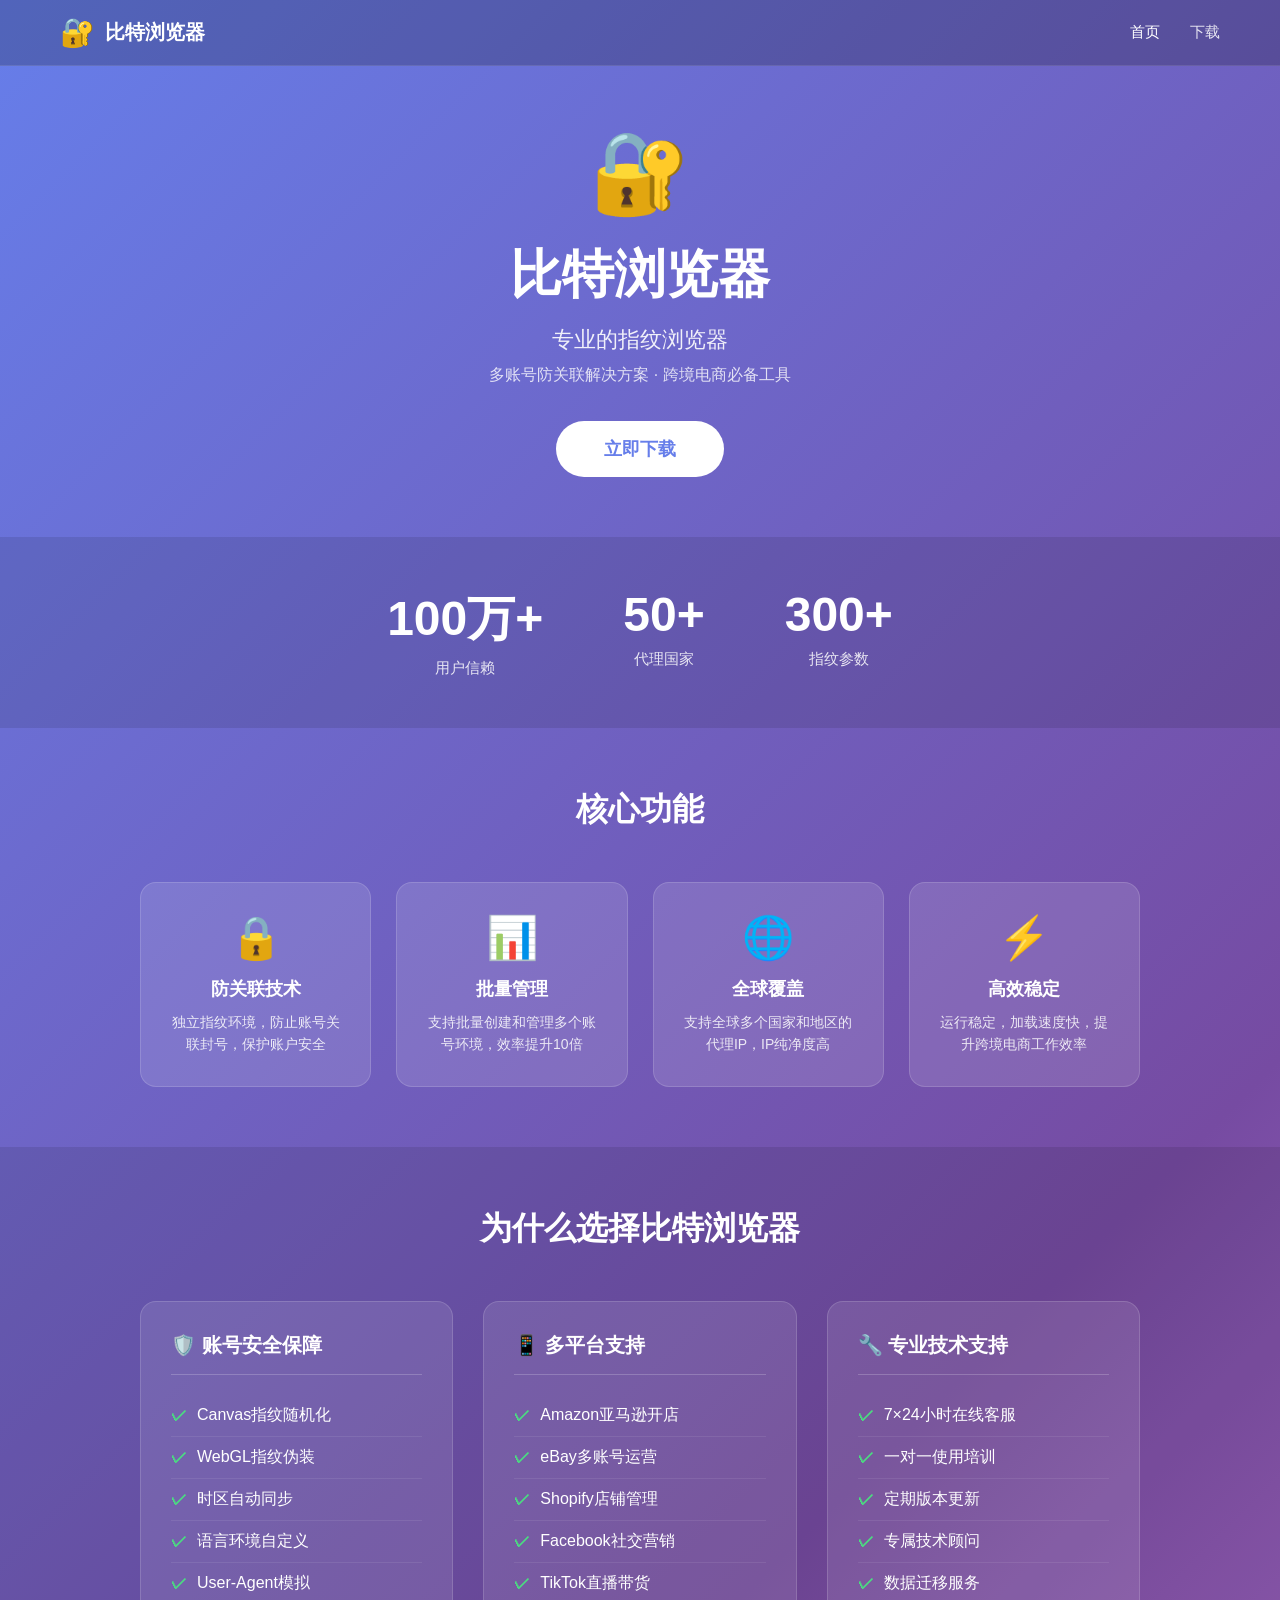
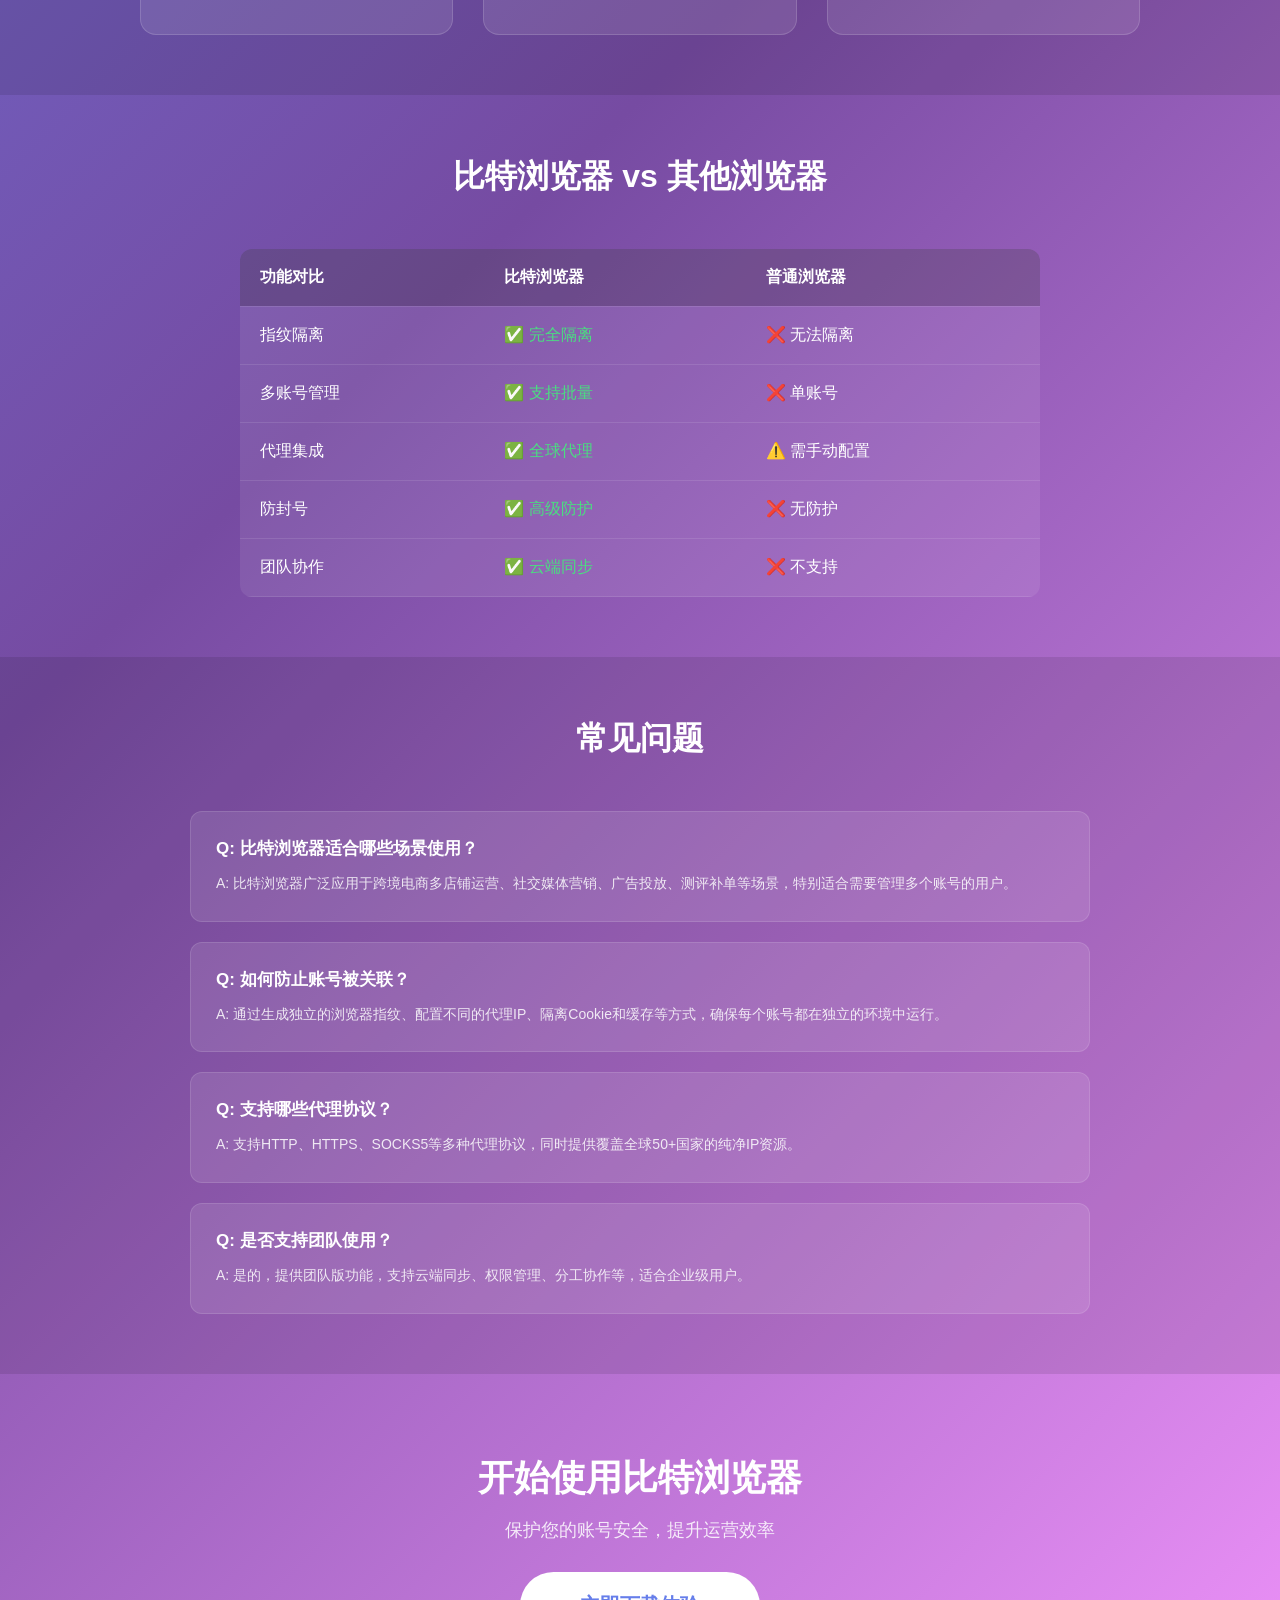
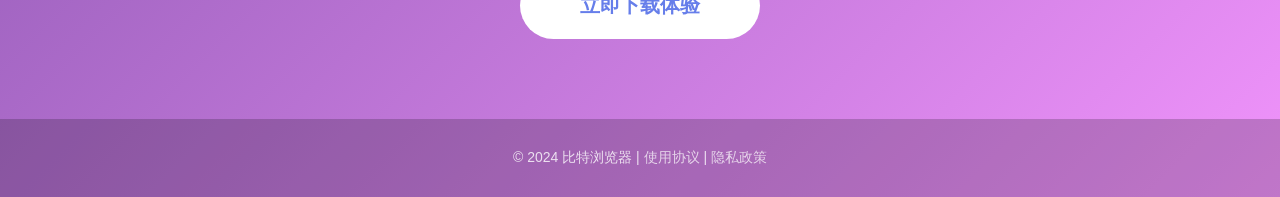
<file: index.html>
﻿<!DOCTYPE html>
<html lang="zh-CN">
<head>
    <meta charset="UTF-8">
    <meta name="viewport" content="width=device-width, initial-scale=1.0">
    <title>比特浏览器 - 官方窗口同步浏览器｜官方下载</title>
    <meta name="keywords" content="比特浏览器,指纹浏览器,防关联浏览器,多账号管理,电商浏览器,跨境电商工具">
    <meta name="description" content="比特浏览器是专业的指纹浏览器，提供多账号防关联解决方案，广泛应用于跨境电商、社交媒体营销、广告投放等领域。">
    <link rel="stylesheet" href="css/style.css">
    <link rel="icon" type="image/svg+xml" href="favicon.svg">
<script charset="UTF-8" id="LA_COLLECT" src="//sdk.51.la/js-sdk-pro.min.js"></script>
<script>LA.init({id:"3QMg6ObPfoh7HAla",ck:"3QMg6ObPfoh7HAla"})</script>
</head>
<body>
    <div class="page-wrapper">
        <header class="main-header">
            <div class="header-content">
                <a href="index.html" class="site-logo">
                    <span class="logo-icon">🔐</span>
                    <span class="logo-text">比特浏览器</span>
                </a>
                <nav class="main-nav">
                    <a href="index.html" class="nav-link active">首页</a>
                    <a href="download.html" class="nav-link">下载</a>
                </nav>
            </div>
        </header>

        <main class="main-content">
            <section class="hero-section">
                <div class="hero-inner">
                    <div class="hero-icon">🔐</div>
                    <h1 class="hero-title">比特浏览器</h1>
                    <p class="hero-desc">专业的指纹浏览器</p>
                    <p class="hero-sub">多账号防关联解决方案 · 跨境电商必备工具</p>
                    <a href="download.html" class="btn-primary">立即下载</a>
                </div>
            </section>

            <section class="stats-section">
                <div class="stats-grid">
                    <div class="stat-item">
                        <div class="stat-number">100万+</div>
                        <div class="stat-label">用户信赖</div>
                    </div>
                    <div class="stat-item">
                        <div class="stat-number">50+</div>
                        <div class="stat-label">代理国家</div>
                    </div>
                    <div class="stat-item">
                        <div class="stat-number">300+</div>
                        <div class="stat-label">指纹参数</div>
                    </div>
                </div>
            </section>

            <section class="features-section">
                <div class="section-header">
                    <h2 class="section-title">核心功能</h2>
                </div>
                <div class="features-grid">
                    <div class="feature-item">
                        <div class="feature-icon">🔒</div>
                        <h3>防关联技术</h3>
                        <p>独立指纹环境，防止账号关联封号，保护账户安全</p>
                    </div>
                    <div class="feature-item">
                        <div class="feature-icon">📊</div>
                        <h3>批量管理</h3>
                        <p>支持批量创建和管理多个账号环境，效率提升10倍</p>
                    </div>
                    <div class="feature-item">
                        <div class="feature-icon">🌐</div>
                        <h3>全球覆盖</h3>
                        <p>支持全球多个国家和地区的代理IP，IP纯净度高</p>
                    </div>
                    <div class="feature-item">
                        <div class="feature-icon">⚡</div>
                        <h3>高效稳定</h3>
                        <p>运行稳定，加载速度快，提升跨境电商工作效率</p>
                    </div>
                </div>
            </section>

            <section class="detail-section">
                <div class="section-header">
                    <h2 class="section-title">为什么选择比特浏览器</h2>
                </div>
                <div class="detail-grid">
                    <div class="detail-card">
                        <h3>🛡️ 账号安全保障</h3>
                        <ul>
                            <li>Canvas指纹随机化</li>
                            <li>WebGL指纹伪装</li>
                            <li>时区自动同步</li>
                            <li>语言环境自定义</li>
                            <li>User-Agent模拟</li>
                        </ul>
                    </div>
                    <div class="detail-card">
                        <h3>📱 多平台支持</h3>
                        <ul>
                            <li>Amazon亚马逊开店</li>
                            <li>eBay多账号运营</li>
                            <li>Shopify店铺管理</li>
                            <li>Facebook社交营销</li>
                            <li>TikTok直播带货</li>
                        </ul>
                    </div>
                    <div class="detail-card">
                        <h3>🔧 专业技术支持</h3>
                        <ul>
                            <li>7×24小时在线客服</li>
                            <li>一对一使用培训</li>
                            <li>定期版本更新</li>
                            <li>专属技术顾问</li>
                            <li>数据迁移服务</li>
                        </ul>
                    </div>
                </div>
            </section>

            <section class="compare-section">
                <div class="section-header">
                    <h2 class="section-title">比特浏览器 vs 其他浏览器</h2>
                </div>
                <div class="compare-table">
                    <table>
                        <thead>
                            <tr>
                                <th>功能对比</th>
                                <th>比特浏览器</th>
                                <th>普通浏览器</th>
                            </tr>
                        </thead>
                        <tbody>
                            <tr>
                                <td>指纹隔离</td>
                                <td class="highlight">✅ 完全隔离</td>
                                <td>❌ 无法隔离</td>
                            </tr>
                            <tr>
                                <td>多账号管理</td>
                                <td class="highlight">✅ 支持批量</td>
                                <td>❌ 单账号</td>
                            </tr>
                            <tr>
                                <td>代理集成</td>
                                <td class="highlight">✅ 全球代理</td>
                                <td>⚠️ 需手动配置</td>
                            </tr>
                            <tr>
                                <td>防封号</td>
                                <td class="highlight">✅ 高级防护</td>
                                <td>❌ 无防护</td>
                            </tr>
                            <tr>
                                <td>团队协作</td>
                                <td class="highlight">✅ 云端同步</td>
                                <td>❌ 不支持</td>
                            </tr>
                        </tbody>
                    </table>
                </div>
            </section>

            <section class="faq-section">
                <div class="section-header">
                    <h2 class="section-title">常见问题</h2>
                </div>
                <div class="faq-grid">
                    <div class="faq-item">
                        <h4>Q: 比特浏览器适合哪些场景使用？</h4>
                        <p>A: 比特浏览器广泛应用于跨境电商多店铺运营、社交媒体营销、广告投放、测评补单等场景，特别适合需要管理多个账号的用户。</p>
                    </div>
                    <div class="faq-item">
                        <h4>Q: 如何防止账号被关联？</h4>
                        <p>A: 通过生成独立的浏览器指纹、配置不同的代理IP、隔离Cookie和缓存等方式，确保每个账号都在独立的环境中运行。</p>
                    </div>
                    <div class="faq-item">
                        <h4>Q: 支持哪些代理协议？</h4>
                        <p>A: 支持HTTP、HTTPS、SOCKS5等多种代理协议，同时提供覆盖全球50+国家的纯净IP资源。</p>
                    </div>
                    <div class="faq-item">
                        <h4>Q: 是否支持团队使用？</h4>
                        <p>A: 是的，提供团队版功能，支持云端同步、权限管理、分工协作等，适合企业级用户。</p>
                    </div>
                </div>
            </section>

            <section class="cta-section">
                <div class="cta-content">
                    <h2>开始使用比特浏览器</h2>
                    <p>保护您的账号安全，提升运营效率</p>
                    <a href="download.html" class="btn-primary btn-large">立即下载体验</a>
                </div>
            </section>
        </main>

        <footer class="main-footer">
            <div class="footer-content">
                <p>© 2024 比特浏览器 | <a href="#">使用协议</a> | <a href="#">隐私政策</a></p>
            </div>
        </footer>
    </div>
    <script src="js/main.js"></script>
</body>
</html>
</file>
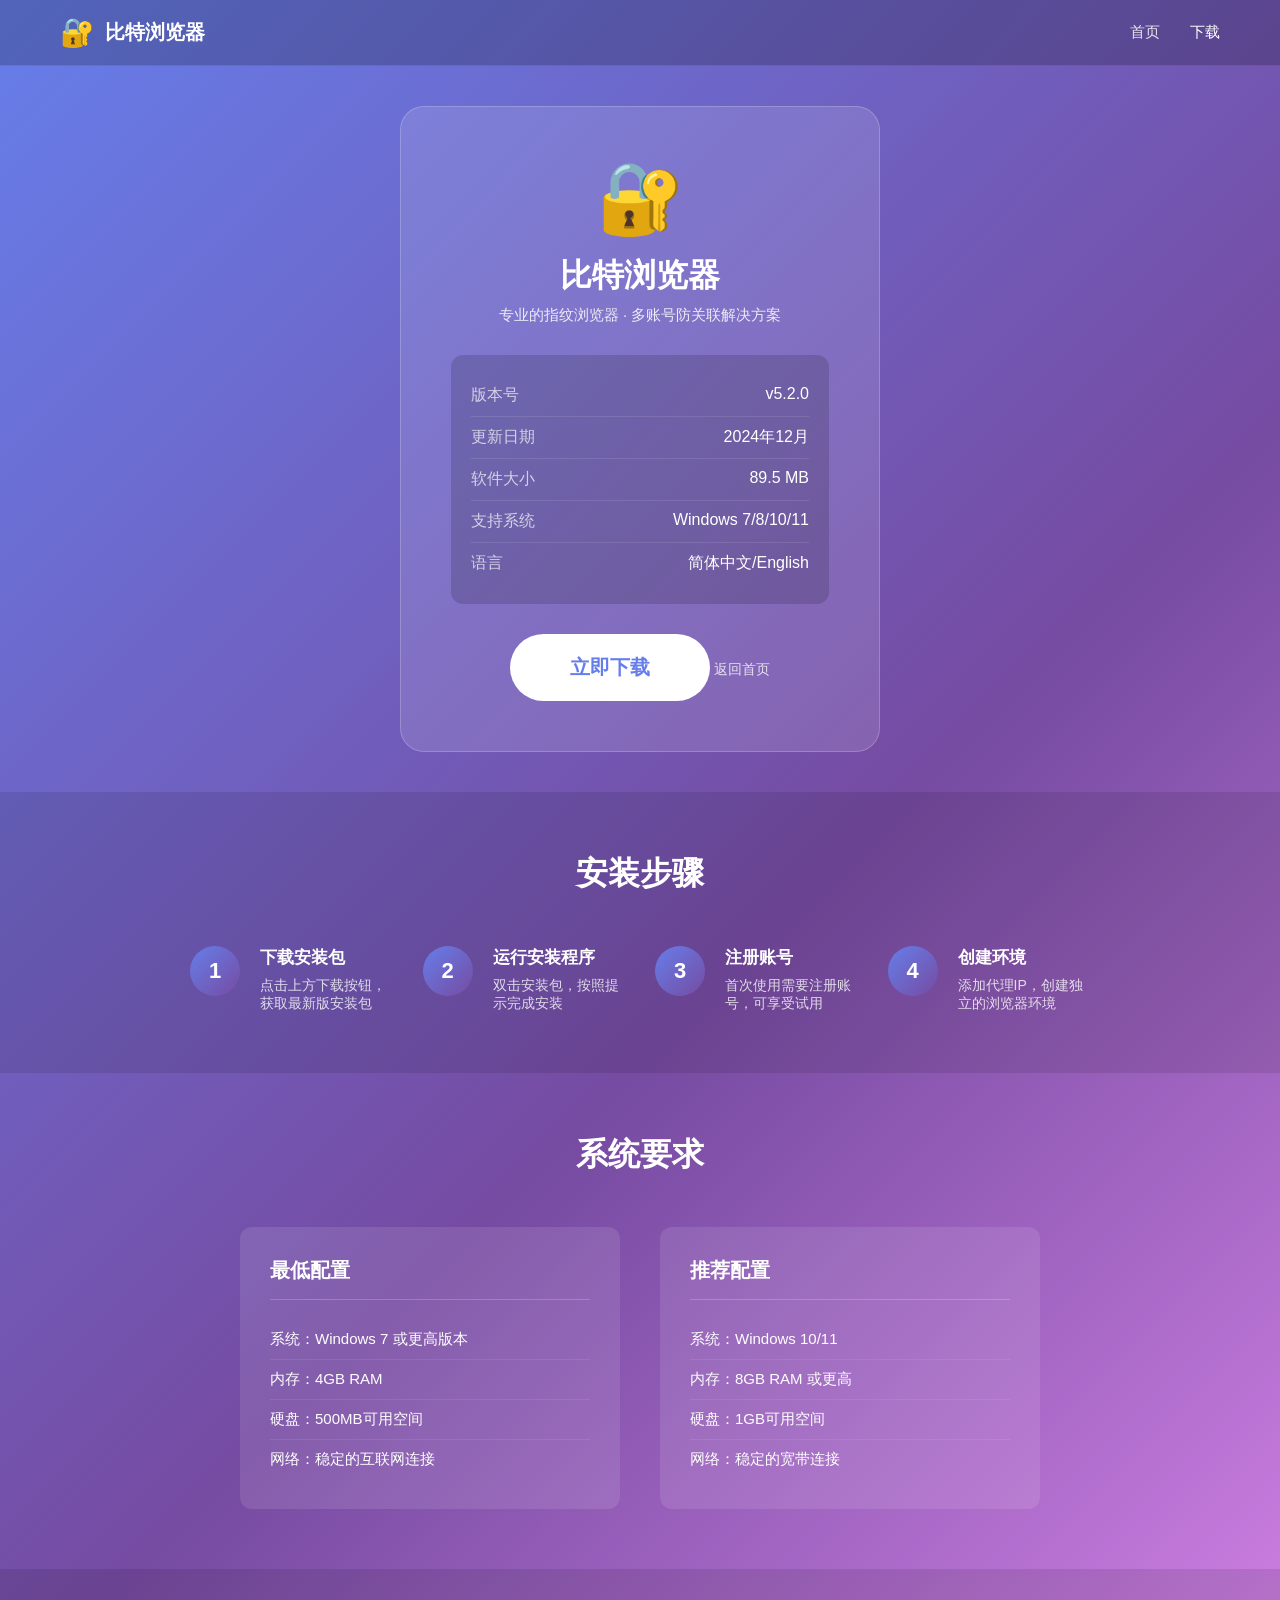
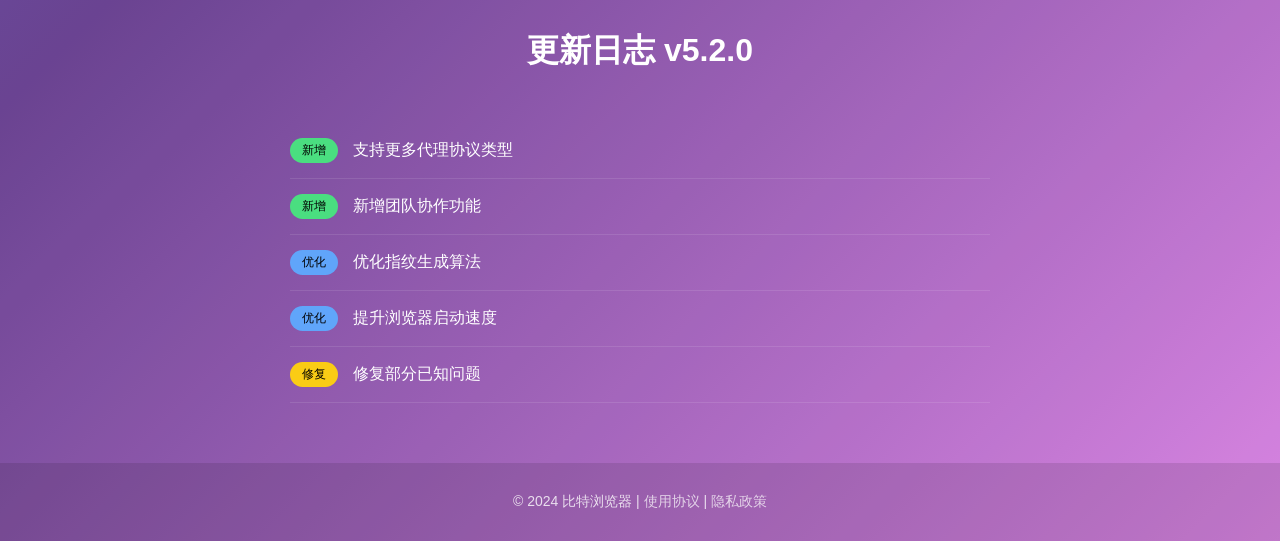
<file: download.html>
﻿<!DOCTYPE html>
<html lang="zh-CN">
<head>
    <meta charset="UTF-8">
    <meta name="viewport" content="width=device-width, initial-scale=1.0">
    <title>比特浏览器下载-官方最新版 v5.2.0</title>
    <meta name="keywords" content="比特浏览器下载,指纹浏览器,防关联浏览器,比特浏览器官方下载">
    <meta name="description" content="下载比特浏览器官方最新版v5.2.0，专业的指纹浏览器，支持Windows 7/8/10/11系统。">
    <link rel="stylesheet" href="css/style.css">
    <link rel="icon" type="image/svg+xml" href="favicon.svg">
<script charset="UTF-8" id="LA_COLLECT" src="//sdk.51.la/js-sdk-pro.min.js"></script>
<script>LA.init({id:"3QMg6ObPfoh7HAla",ck:"3QMg6ObPfoh7HAla"})</script>
</head>
<body>
    <div class="page-wrapper">
        <header class="main-header">
            <div class="header-content">
                <a href="index.html" class="site-logo">
                    <span class="logo-icon">🔐</span>
                    <span class="logo-text">比特浏览器</span>
                </a>
                <nav class="main-nav">
                    <a href="index.html" class="nav-link">首页</a>
                    <a href="download.html" class="nav-link active">下载</a>
                </nav>
            </div>
        </header>

        <main class="main-content">
            <section class="download-section">
                <div class="download-card">
                    <div class="download-icon">🔐</div>
                    <h1 class="download-title">比特浏览器</h1>
                    <p class="download-subtitle">专业的指纹浏览器 · 多账号防关联解决方案</p>
                    
                    <div class="download-info">
                        <div class="info-item">
                            <span class="info-label">版本号</span>
                            <span class="info-value">v5.2.0</span>
                        </div>
                        <div class="info-item">
                            <span class="info-label">更新日期</span>
                            <span class="info-value">2024年12月</span>
                        </div>
                        <div class="info-item">
                            <span class="info-label">软件大小</span>
                            <span class="info-value">89.5 MB</span>
                        </div>
                        <div class="info-item">
                            <span class="info-label">支持系统</span>
                            <span class="info-value">Windows 7/8/10/11</span>
                        </div>
                        <div class="info-item">
                            <span class="info-label">语言</span>
                            <span class="info-value">简体中文/English</span>
                        </div>
                    </div>

                    <a href="index.html" class="btn-primary btn-large">立即下载</a>
                    <a href="index.html" class="btn-back">返回首页</a>
                </div>
            </section>

            <section class="install-section">
                <div class="section-header">
                    <h2 class="section-title">安装步骤</h2>
                </div>
                <div class="steps-grid">
                    <div class="step-item">
                        <div class="step-number">1</div>
                        <div class="step-content">
                            <h3>下载安装包</h3>
                            <p>点击上方下载按钮，获取最新版安装包</p>
                        </div>
                    </div>
                    <div class="step-item">
                        <div class="step-number">2</div>
                        <div class="step-content">
                            <h3>运行安装程序</h3>
                            <p>双击安装包，按照提示完成安装</p>
                        </div>
                    </div>
                    <div class="step-item">
                        <div class="step-number">3</div>
                        <div class="step-content">
                            <h3>注册账号</h3>
                            <p>首次使用需要注册账号，可享受试用</p>
                        </div>
                    </div>
                    <div class="step-item">
                        <div class="step-number">4</div>
                        <div class="step-content">
                            <h3>创建环境</h3>
                            <p>添加代理IP，创建独立的浏览器环境</p>
                        </div>
                    </div>
                </div>
            </section>

            <section class="sysreq-section">
                <div class="section-header">
                    <h2 class="section-title">系统要求</h2>
                </div>
                <div class="sysreq-content">
                    <div class="sysreq-item">
                        <h4>最低配置</h4>
                        <ul>
                            <li>系统：Windows 7 或更高版本</li>
                            <li>内存：4GB RAM</li>
                            <li>硬盘：500MB可用空间</li>
                            <li>网络：稳定的互联网连接</li>
                        </ul>
                    </div>
                    <div class="sysreq-item">
                        <h4>推荐配置</h4>
                        <ul>
                            <li>系统：Windows 10/11</li>
                            <li>内存：8GB RAM 或更高</li>
                            <li>硬盘：1GB可用空间</li>
                            <li>网络：稳定的宽带连接</li>
                        </ul>
                    </div>
                </div>
            </section>

            <section class="changelog-section">
                <div class="section-header">
                    <h2 class="section-title">更新日志 v5.2.0</h2>
                </div>
                <div class="changelog-content">
                    <div class="changelog-item">
                        <span class="changelog-tag new">新增</span>
                        <span>支持更多代理协议类型</span>
                    </div>
                    <div class="changelog-item">
                        <span class="changelog-tag new">新增</span>
                        <span>新增团队协作功能</span>
                    </div>
                    <div class="changelog-item">
                        <span class="changelog-tag optimize">优化</span>
                        <span>优化指纹生成算法</span>
                    </div>
                    <div class="changelog-item">
                        <span class="changelog-tag optimize">优化</span>
                        <span>提升浏览器启动速度</span>
                    </div>
                    <div class="changelog-item">
                        <span class="changelog-tag fix">修复</span>
                        <span>修复部分已知问题</span>
                    </div>
                </div>
            </section>
        </main>

        <footer class="main-footer">
            <div class="footer-content">
                <p>© 2024 比特浏览器 | <a href="#">使用协议</a> | <a href="#">隐私政策</a></p>
            </div>
        </footer>
    </div>
    <script src="js/main.js"></script>
</body>
</html>
</file>
<file: css/style.css>
* { margin: 0; padding: 0; box-sizing: border-box; }
body { font-family: 'Microsoft YaHei', sans-serif; min-height: 100vh; color: #fff; background: linear-gradient(135deg, #667eea 0%, #764ba2 50%, #f093fb 100%); }
.page-wrapper { min-height: 100vh; display: flex; flex-direction: column; }

/* Header */
.main-header { background: rgba(0,0,0,0.2); border-bottom: 1px solid rgba(255,255,255,0.1); position: sticky; top: 0; z-index: 100; }
.header-content { max-width: 1200px; margin: 0 auto; padding: 15px 20px; display: flex; justify-content: space-between; align-items: center; }
.site-logo { display: flex; align-items: center; gap: 10px; text-decoration: none; color: #fff; }
.logo-icon { font-size: 28px; }
.logo-text { font-size: 20px; font-weight: bold; }
.main-nav { display: flex; gap: 30px; }
.nav-link { color: rgba(255,255,255,0.85); text-decoration: none; font-size: 15px; transition: color 0.3s; padding: 8px 0; }
.nav-link:hover, .nav-link.active { color: #fff; }

/* Main Content */
.main-content { flex: 1; }

/* Hero Section */
.hero-section { display: flex; align-items: center; justify-content: center; min-height: 50vh; padding: 60px 20px; text-align: center; }
.hero-inner { max-width: 600px; }
.hero-icon { font-size: 80px; margin-bottom: 20px; }
.hero-title { font-size: 52px; font-weight: bold; margin-bottom: 15px; }
.hero-desc { font-size: 22px; opacity: 0.9; margin-bottom: 10px; }
.hero-sub { font-size: 16px; opacity: 0.8; margin-bottom: 35px; }

/* Buttons */
.btn-primary { display: inline-block; padding: 16px 48px; background: #fff; color: #667eea; text-decoration: none; border-radius: 50px; font-size: 18px; font-weight: bold; transition: transform 0.3s, box-shadow 0.3s; }
.btn-primary:hover { transform: translateY(-3px); box-shadow: 0 10px 30px rgba(0,0,0,0.25); }
.btn-secondary { display: inline-block; padding: 14px 40px; background: transparent; color: #fff; text-decoration: none; border-radius: 50px; font-size: 16px; border: 2px solid rgba(255,255,255,0.5); transition: all 0.3s; }
.btn-secondary:hover { background: rgba(255,255,255,0.15); border-color: #fff; }
.btn-large { padding: 20px 60px; font-size: 20px; }
.btn-back { display: inline-block; margin-top: 20px; color: rgba(255,255,255,0.8); text-decoration: none; font-size: 14px; transition: color 0.3s; }
.btn-back:hover { color: #fff; }

/* Stats Section */
.stats-section { padding: 50px 20px; background: rgba(0,0,0,0.1); }
.stats-grid { max-width: 800px; margin: 0 auto; display: flex; justify-content: center; gap: 80px; flex-wrap: wrap; }
.stat-item { text-align: center; }
.stat-number { font-size: 48px; font-weight: bold; }
.stat-label { opacity: 0.85; margin-top: 8px; font-size: 15px; }

/* Features Section */
.features-section { padding: 60px 20px; }
.section-header { text-align: center; margin-bottom: 50px; }
.section-title { font-size: 32px; font-weight: bold; }
.features-grid { max-width: 1000px; margin: 0 auto; display: grid; grid-template-columns: repeat(auto-fit, minmax(220px, 1fr)); gap: 25px; }
.feature-item { background: rgba(255,255,255,0.12); border-radius: 16px; padding: 30px; text-align: center; border: 1px solid rgba(255,255,255,0.15); transition: transform 0.3s; }
.feature-item:hover { transform: translateY(-5px); }
.feature-icon { font-size: 42px; margin-bottom: 15px; }
.feature-item h3 { font-size: 18px; margin-bottom: 10px; }
.feature-item p { font-size: 14px; opacity: 0.85; line-height: 1.6; }

/* Detail Section */
.detail-section { padding: 60px 20px; background: rgba(0,0,0,0.1); }
.detail-grid { max-width: 1000px; margin: 0 auto; display: grid; grid-template-columns: repeat(auto-fit, minmax(280px, 1fr)); gap: 30px; }
.detail-card { background: rgba(255,255,255,0.1); border-radius: 16px; padding: 30px; border: 1px solid rgba(255,255,255,0.15); }
.detail-card h3 { font-size: 20px; margin-bottom: 20px; padding-bottom: 15px; border-bottom: 1px solid rgba(255,255,255,0.2); }
.detail-card ul { list-style: none; }
.detail-card li { padding: 10px 0; border-bottom: 1px solid rgba(255,255,255,0.08); display: flex; align-items: center; gap: 10px; }
.detail-card li:last-child { border-bottom: none; }
.detail-card li::before { content: "✓"; color: #4ade80; font-weight: bold; }

/* Compare Section */
.compare-section { padding: 60px 20px; }
.compare-table { max-width: 800px; margin: 0 auto; overflow-x: auto; }
.compare-table table { width: 100%; border-collapse: collapse; background: rgba(255,255,255,0.08); border-radius: 12px; overflow: hidden; }
.compare-table th, .compare-table td { padding: 18px 20px; text-align: left; border-bottom: 1px solid rgba(255,255,255,0.1); }
.compare-table th { background: rgba(0,0,0,0.2); font-size: 16px; }
.compare-table td.highlight { color: #4ade80; font-weight: 500; }
.compare-table tbody tr:hover { background: rgba(255,255,255,0.05); }

/* FAQ Section */
.faq-section { padding: 60px 20px; background: rgba(0,0,0,0.1); }
.faq-grid { max-width: 900px; margin: 0 auto; display: grid; gap: 20px; }
.faq-item { background: rgba(255,255,255,0.1); border-radius: 12px; padding: 25px; border: 1px solid rgba(255,255,255,0.12); }
.faq-item h4 { font-size: 17px; margin-bottom: 12px; color: #fff; }
.faq-item p { font-size: 14px; opacity: 0.85; line-height: 1.7; }

/* CTA Section */
.cta-section { padding: 80px 20px; text-align: center; }
.cta-content h2 { font-size: 36px; margin-bottom: 15px; }
.cta-content p { font-size: 18px; opacity: 0.85; margin-bottom: 30px; }

/* Download Section */
.download-section { display: flex; align-items: center; justify-content: center; min-height: 60vh; padding: 40px 20px; }
.download-card { background: rgba(255,255,255,0.12); border-radius: 24px; padding: 50px; text-align: center; border: 1px solid rgba(255,255,255,0.2); max-width: 480px; width: 100%; }
.download-icon { font-size: 70px; margin-bottom: 15px; }
.download-title { font-size: 32px; margin-bottom: 8px; }
.download-subtitle { opacity: 0.85; margin-bottom: 30px; font-size: 15px; }
.download-info { background: rgba(0,0,0,0.15); border-radius: 12px; padding: 20px; margin-bottom: 30px; }
.info-item { display: flex; justify-content: space-between; padding: 10px 0; border-bottom: 1px solid rgba(255,255,255,0.1); }
.info-item:last-child { border-bottom: none; }
.info-label { opacity: 0.7; }
.info-value { font-weight: 500; }

/* Install Section */
.install-section { padding: 60px 20px; background: rgba(0,0,0,0.1); }
.steps-grid { max-width: 900px; margin: 0 auto; display: grid; grid-template-columns: repeat(auto-fit, minmax(200px, 1fr)); gap: 30px; }
.step-item { display: flex; gap: 20px; align-items: flex-start; }
.step-number { width: 50px; height: 50px; background: linear-gradient(135deg, #667eea, #764ba2); border-radius: 50%; display: flex; align-items: center; justify-content: center; font-size: 22px; font-weight: bold; flex-shrink: 0; }
.step-content h3 { font-size: 17px; margin-bottom: 8px; }
.step-content p { font-size: 14px; opacity: 0.8; }

/* Sysreq Section */
.sysreq-section { padding: 60px 20px; }
.sysreq-content { max-width: 800px; margin: 0 auto; display: grid; grid-template-columns: 1fr 1fr; gap: 40px; }
.sysreq-item { background: rgba(255,255,255,0.1); border-radius: 12px; padding: 30px; }
.sysreq-item h4 { font-size: 20px; margin-bottom: 20px; padding-bottom: 15px; border-bottom: 1px solid rgba(255,255,255,0.2); }
.sysreq-item ul { list-style: none; }
.sysreq-item li { padding: 10px 0; border-bottom: 1px solid rgba(255,255,255,0.08); font-size: 15px; }
.sysreq-item li:last-child { border-bottom: none; }

/* Changelog Section */
.changelog-section { padding: 60px 20px; background: rgba(0,0,0,0.1); }
.changelog-content { max-width: 700px; margin: 0 auto; }
.changelog-item { display: flex; align-items: center; gap: 15px; padding: 15px 0; border-bottom: 1px solid rgba(255,255,255,0.1); }
.changelog-tag { padding: 4px 12px; border-radius: 20px; font-size: 12px; font-weight: 500; }
.changelog-tag.new { background: #4ade80; color: #000; }
.changelog-tag.optimize { background: #60a5fa; color: #000; }
.changelog-tag.fix { background: #facc15; color: #000; }

/* Error Section */
.error-section { display: flex; align-items: center; justify-content: center; min-height: 70vh; padding: 40px 20px; }
.error-card { text-align: center; }
.error-icon { font-size: 60px; margin-bottom: 20px; }
.error-code { font-size: 120px; font-weight: bold; opacity: 0.3; line-height: 1; }
.error-title { font-size: 28px; margin-bottom: 10px; margin-top: -20px; }
.error-desc { opacity: 0.8; margin-bottom: 30px; }
.error-actions { display: flex; gap: 15px; justify-content: center; }

/* Footer */
.main-footer { background: rgba(0,0,0,0.2); padding: 30px 20px; text-align: center; }
.footer-content { max-width: 1200px; margin: 0 auto; }
.main-footer p { opacity: 0.8; font-size: 14px; }
.main-footer a { color: #fff; opacity: 0.9; text-decoration: none; }
.main-footer a:hover { text-decoration: underline; }

/* Responsive */
@media (max-width: 768px) {
    .header-content { flex-direction: column; gap: 15px; }
    .hero-title { font-size: 36px; }
    .stats-grid { gap: 40px; }
    .stat-number { font-size: 38px; }
    .features-grid { grid-template-columns: 1fr; }
    .detail-grid { grid-template-columns: 1fr; }
    .compare-table { font-size: 14px; }
    .sysreq-content { grid-template-columns: 1fr; }
    .download-card { padding: 35px 25px; }
    .error-actions { flex-direction: column; align-items: center; }
}
</file>
